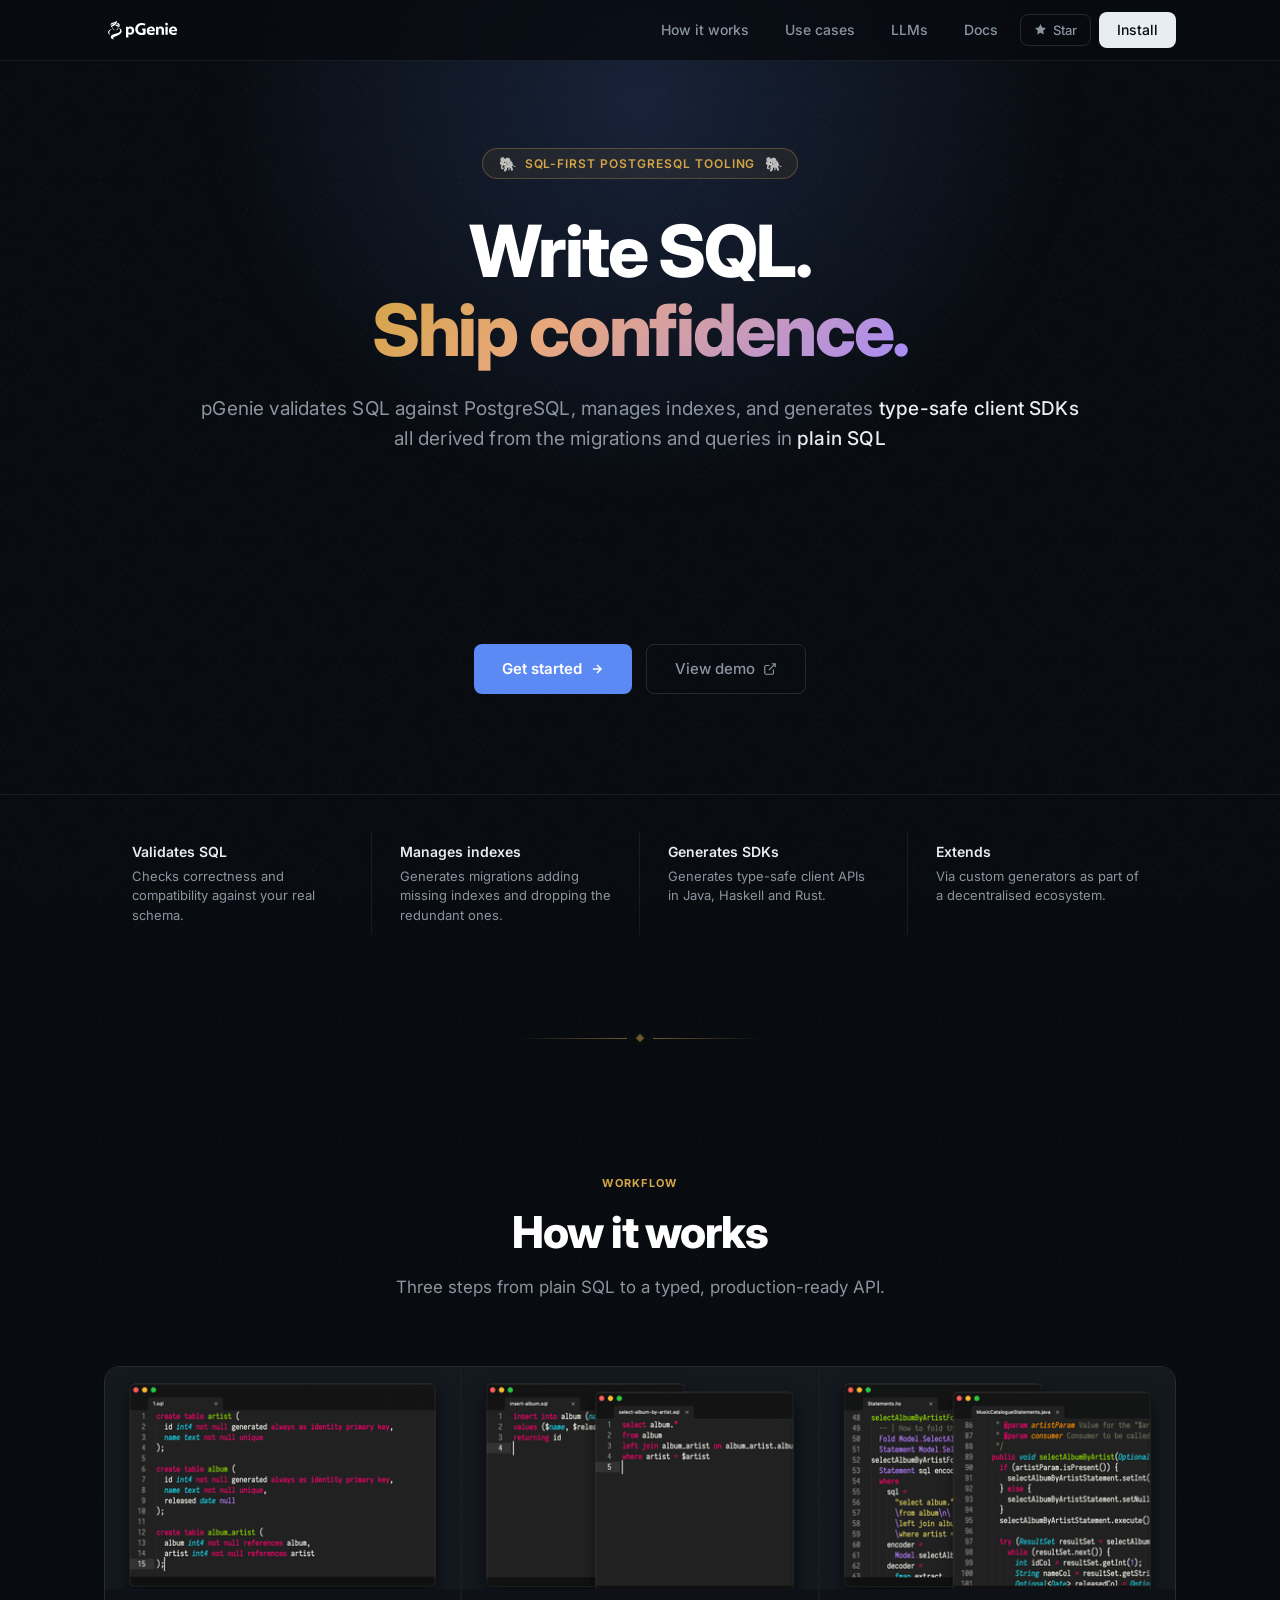
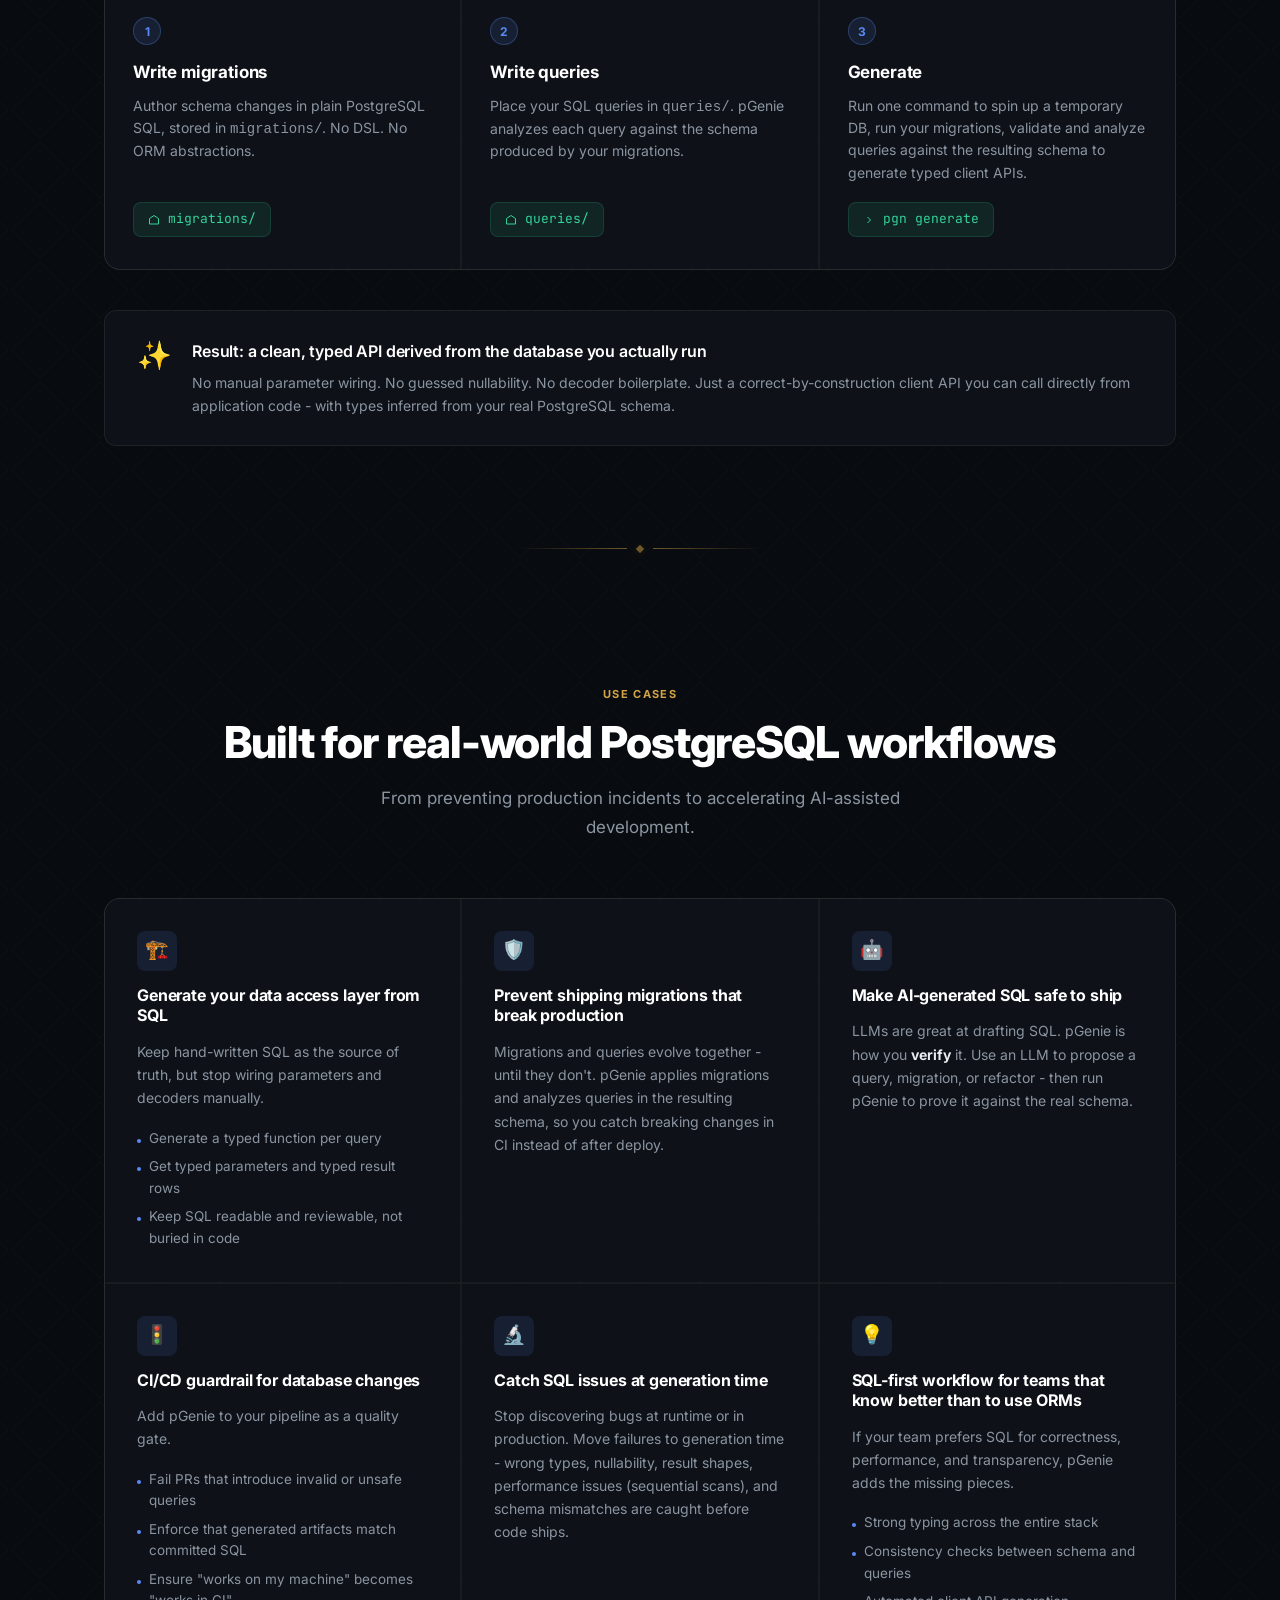
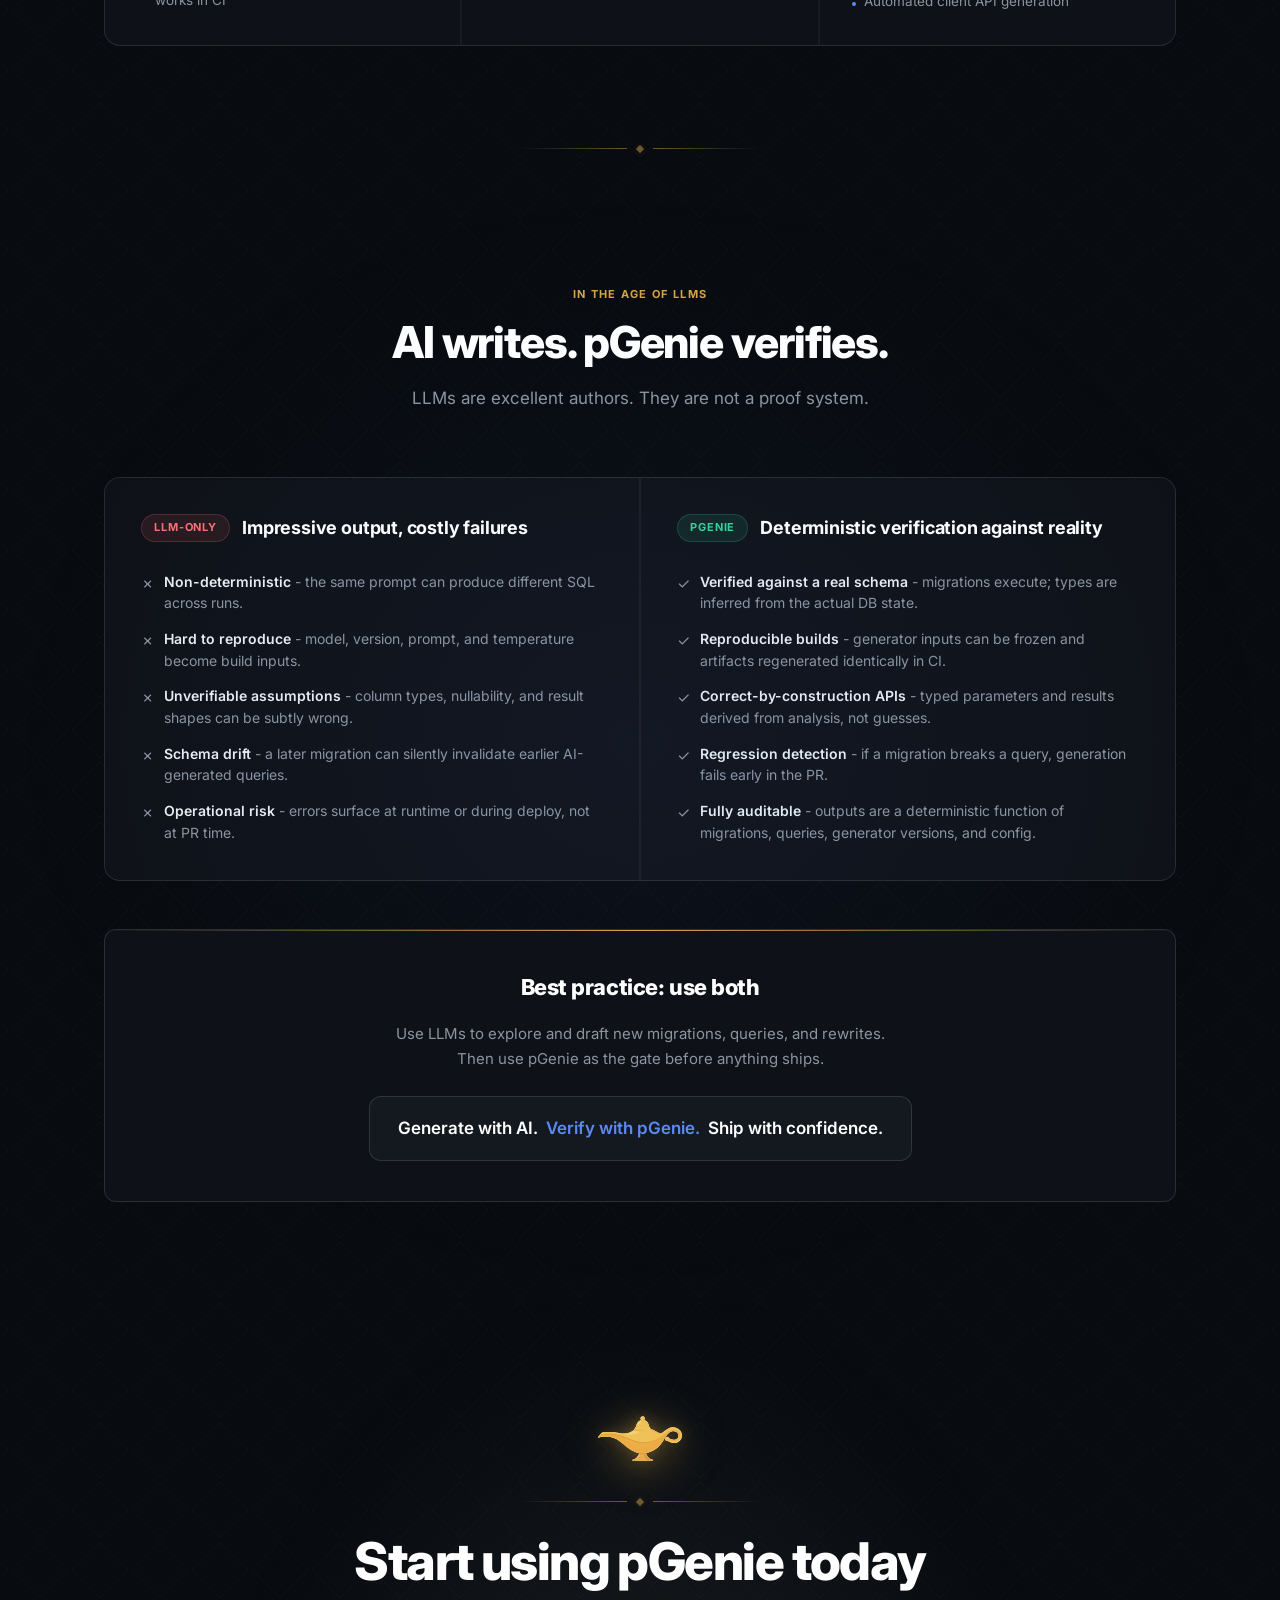
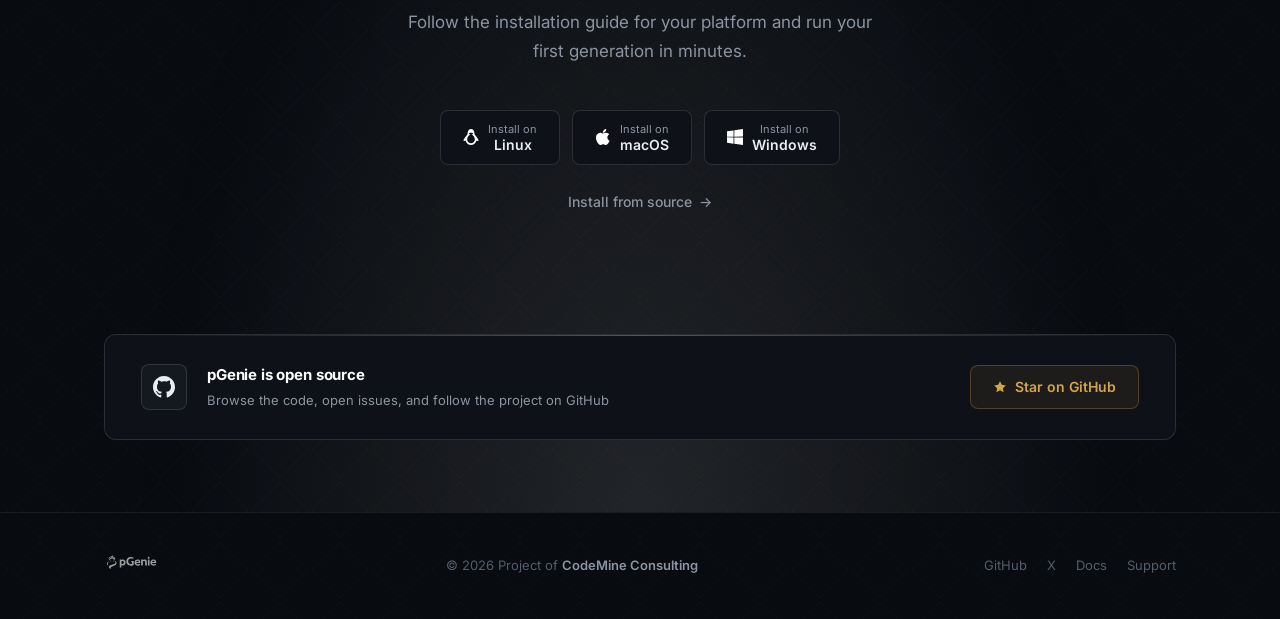
<file: index.html>
<!DOCTYPE html>
<html lang="en">
<head>
  <meta charset="UTF-8" />
  <meta name="viewport" content="width=device-width, initial-scale=1.0" />
  <title>pGenie | SQL-first code generator for PostgreSQL</title>
  <meta name="description" content="pGenie is a SQL-first code generator for PostgreSQL: validates SQL, manages indexes, and generates type-safe client SDKs from plain migrations and queries." />
  <link rel="canonical" href="https://pgenie.io/" />
  <meta name="robots" content="index,follow,max-image-preview:large,max-snippet:-1,max-video-preview:-1" />
  <meta name="application-name" content="pGenie" />
  <meta name="theme-color" content="#080b0f" />
  <meta property="og:type" content="website" />
  <meta property="og:locale" content="en_US" />
  <meta property="og:site_name" content="pGenie" />
  <meta property="og:title" content="pGenie | SQL-first code generator for PostgreSQL" />
  <meta property="og:description" content="pGenie is a SQL-first code generator for PostgreSQL: validates SQL, manages indexes, and generates type-safe client SDKs from plain migrations and queries." />
  <meta property="og:url" content="https://pgenie.io/" />
  <meta property="og:image" content="https://pgenie.io/static/social-preview.png" />
  <meta property="og:image:secure_url" content="https://pgenie.io/static/social-preview.png" />
  <meta property="og:image:type" content="image/png" />
  <meta property="og:image:width" content="1200" />
  <meta property="og:image:height" content="630" />
  <meta property="og:image:alt" content="pGenie: migrations/ and queries/ in, a typed PostgreSQL client SDK out, via one pgn generate command" />
  <meta name="twitter:card" content="summary_large_image" />
  <meta name="twitter:title" content="pGenie | SQL-first code generator for PostgreSQL" />
  <meta name="twitter:description" content="pGenie is a SQL-first code generator for PostgreSQL: validates SQL, manages indexes, and generates type-safe client SDKs from plain migrations and queries." />
  <meta name="twitter:image" content="https://pgenie.io/static/social-preview.png" />
  <meta name="twitter:image:alt" content="pGenie: migrations/ and queries/ in, a typed PostgreSQL client SDK out, via one pgn generate command" />
  <script type="application/ld+json">
  {
    "@context": "https://schema.org",
    "@graph": [
      {
        "@type": "WebSite",
        "@id": "https://pgenie.io/#website",
        "url": "https://pgenie.io/",
        "name": "pGenie",
        "description": "pGenie is a SQL-first code generator for PostgreSQL: validates SQL, manages indexes, and generates type-safe client SDKs from plain migrations and queries.",
        "inLanguage": "en"
      },
      {
        "@type": "SoftwareApplication",
        "@id": "https://pgenie.io/#software",
        "name": "pGenie",
        "applicationCategory": "DeveloperApplication",
        "operatingSystem": "Cross-platform",
        "url": "https://pgenie.io/",
        "description": "pGenie is a SQL-first code generator for PostgreSQL: validates SQL, manages indexes, and generates type-safe client SDKs from plain migrations and queries.",
        "featureList": [
          "Validates SQL against the real schema",
          "Manages indexes",
          "Generates type-safe client SDKs"
        ],
        "isAccessibleForFree": true,
        "offers": {
          "@type": "Offer",
          "price": "0",
          "priceCurrency": "USD"
        },
        "publisher": {
          "@type": "Organization",
          "name": "CodeMine Consulting",
          "url": "https://codemine.io"
        }
      }
    ]
  }
  </script>
  <!-- Favicon that switches based on user's color scheme: dark -> logo-icon.svg, light -> logo-icon-dark.svg -->
  <link id="favicon" rel="icon" href="static/logo-icon.svg" type="image/svg+xml" />
  <script>
    (function(){
      var darkHref = 'static/logo-icon.svg';
      var lightHref = 'static/logo-icon-dark.svg';
      function setIcon(href){
        var el = document.getElementById('favicon');
        if(!el){
          el = document.createElement('link');
          el.id = 'favicon';
          el.rel = 'icon';
          document.head.appendChild(el);
        }
        if(el.getAttribute('href') !== href) el.setAttribute('href', href);
      }
      var mq = window.matchMedia('(prefers-color-scheme: dark)');
      setIcon(mq.matches ? darkHref : lightHref);
      if(mq.addEventListener) mq.addEventListener('change', function(e){ setIcon(e.matches ? darkHref : lightHref); });
      else if(mq.addListener) mq.addListener(function(e){ setIcon(e.matches ? darkHref : lightHref); });
    })();
  </script>
  <link rel="preconnect" href="https://fonts.googleapis.com" />
  <link rel="preconnect" href="https://fonts.gstatic.com" crossorigin />
  <link href="https://fonts.googleapis.com/css2?family=Inter:wght@300;400;500;600;700;800&family=JetBrains+Mono:wght@400;500&display=swap" rel="stylesheet" />
  <style>
    *, *::before, *::after { box-sizing: border-box; margin: 0; padding: 0; }

    :root {
      --bg:          #080b0f;
      --surface:     #0e1117;
      --surface-2:   #141920;
      --border:      rgba(255,255,255,0.07);
      --border-2:    rgba(255,255,255,0.12);
      --text:        #e8edf2;
      --text-2:      #8b95a1;
      --text-3:      #525e6b;
      --accent:      #5b8af5;
      --accent-dim:  rgba(91,138,245,0.12);
      --accent-glow: rgba(91,138,245,0.25);
      --green:       #34d399;
      --green-dim:   rgba(52,211,153,0.10);
      --gold:        #d4a547;
      --gold-dim:    rgba(212,165,71,0.08);
      --gold-glow:   rgba(212,165,71,0.28);
      --radius:      12px;
      --radius-sm:   8px;
    }

    html { scroll-behavior: smooth; }

    body {
      font-family: 'Inter', system-ui, sans-serif;
      background: var(--bg);
      background-image: url("data:image/svg+xml,%3Csvg xmlns='http://www.w3.org/2000/svg' width='60' height='60'%3E%3Cpolygon points='30,2 58,30 30,58 2,30' fill='none' stroke='rgba(212,165,71,.042)' stroke-width='.8'/%3E%3Cpolygon points='30,12 48,30 30,48 12,30' fill='none' stroke='rgba(212,165,71,.022)' stroke-width='.6'/%3E%3C/svg%3E");
      background-size: 60px 60px;
      background-position: center top;
      color: var(--text);
      line-height: 1.6;
      -webkit-font-smoothing: antialiased;
      overflow-x: hidden;
    }

    /* ── Noise overlay ── */
    body::before {
      content: '';
      position: fixed; inset: 0;
      background-image: url("data:image/svg+xml,%3Csvg viewBox='0 0 256 256' xmlns='http://www.w3.org/2000/svg'%3E%3Cfilter id='noise'%3E%3CfeTurbulence type='fractalNoise' baseFrequency='0.9' numOctaves='4' stitchTiles='stitch'/%3E%3C/filter%3E%3Crect width='100%25' height='100%25' filter='url(%23noise)' opacity='0.04'/%3E%3C/svg%3E");
      pointer-events: none;
      z-index: 0;
      opacity: .4;
    }

    /* ── Layout ── */
    .container {
      max-width: 1120px;
      margin: 0 auto;
      padding: 0 24px;
    }

    section { position: relative; z-index: 1; }

    /* ─────────────────────────────────────────
       NAV
    ───────────────────────────────────────── */
    nav {
      position: fixed; top: 0; left: 0; right: 0;
      z-index: 100;
      border-bottom: 1px solid var(--border);
      background: rgba(8,11,15,0.8);
      backdrop-filter: blur(16px);
      -webkit-backdrop-filter: blur(16px);
    }
    .nav-inner {
      max-width: 1120px;
      margin: 0 auto;
      padding: 0 24px;
      height: 60px;
      display: flex;
      align-items: center;
      justify-content: space-between;
    }
    .nav-logo img {
      height: 36px;
      width: auto;
      display: block;
    }
    .nav-links {
      display: flex;
      align-items: center;
      gap: 8px;
    }
    .nav-links a {
      font-size: 14px;
      font-weight: 500;
      color: var(--text-2);
      text-decoration: none;
      padding: 6px 14px;
      border-radius: var(--radius-sm);
      transition: color .2s, background .2s;
    }
    .nav-links a:hover { color: var(--text); background: rgba(255,255,255,.05); }
    .nav-cta {
      font-size: 14px;
      font-weight: 600;
      color: var(--bg) !important;
      background: var(--text) !important;
      padding: 7px 18px !important;
      border-radius: var(--radius-sm);
      transition: opacity .2s !important;
    }
    .nav-cta:hover { opacity: .85; background: var(--text) !important; }

    /* ─────────────────────────────────────────
       HERO
    ───────────────────────────────────────── */
    .hero {
      padding-top: 148px;
      padding-bottom: 100px;
      text-align: center;
      position: relative;
      overflow: hidden;
    }
    /* Radial glow behind hero */
    .hero::after {
      content: '';
      position: absolute;
      top: -80px; left: 50%;
      transform: translateX(-50%);
      width: 900px; height: 600px;
      background: radial-gradient(ellipse at 50% 30%, rgba(91,138,245,0.18) 0%, transparent 70%);
      pointer-events: none;
      z-index: 0;
    }
    .hero > * { position: relative; z-index: 1; }

    .hero-badge {
      display: inline-flex;
      align-items: center;
      gap: 8px;
      font-size: 12px;
      font-weight: 600;
      letter-spacing: .08em;
      text-transform: uppercase;
      color: var(--gold);
      background: var(--gold-dim);
      border: 1px solid rgba(212,165,71,0.3);
      padding: 5px 14px;
      border-radius: 100px;
      margin-bottom: 32px;
    }
    .hero-badge-dot {
      width: 6px; height: 6px;
      border-radius: 50%;
      background: var(--gold);
      box-shadow: 0 0 6px var(--gold-glow);
    }

    .hero h1 {
      font-size: clamp(40px, 6vw, 72px);
      font-weight: 800;
      letter-spacing: -.03em;
      line-height: 1.1;
      color: #fff;
      margin-bottom: 24px;
      max-width: 820px;
      margin-left: auto;
      margin-right: auto;
    }
    .hero h1 span {
      background: linear-gradient(135deg, #d4a547 0%, #e8a87c 35%, #a78bfa 100%);
      -webkit-background-clip: text;
      -webkit-text-fill-color: transparent;
      background-clip: text;
    }

    .hero-tagline {
      font-size: clamp(16px, 2vw, 19px);
      color: var(--text-2);
      font-weight: 400;
      margin-bottom: 48px;
      letter-spacing: .01em;
    }
    .hero-tagline strong {
      color: var(--text);
      font-weight: 500;
    }

    .hero-pills {
      display: flex;
      flex-wrap: wrap;
      justify-content: center;
      gap: 10px;
      margin-bottom: 52px;
    }
    .pill {
      display: inline-flex;
      align-items: center;
      gap: 7px;
      font-size: 13px;
      font-weight: 500;
      color: var(--text-2);
      background: var(--surface);
      border: 1px solid var(--border);
      padding: 7px 16px;
      border-radius: 100px;
      transition: border-color .2s, color .2s;
    }
    .pill:hover { border-color: var(--border-2); color: var(--text); }
    .pill-icon { color: var(--accent); font-size: 15px; }

    /* Spacer used where hero pills were removed */
    .hero-pills-spacer {
      height: 142px;
    }
    @media (max-width: 640px) {
      .hero-pills-spacer { height: 56px; }
    }

    .hero-actions {
      display: flex;
      justify-content: center;
      gap: 14px;
      flex-wrap: wrap;
    }
    .btn-primary {
      display: inline-flex;
      align-items: center;
      gap: 8px;
      font-size: 15px;
      font-weight: 600;
      color: #fff;
      background: var(--accent);
      border: none;
      padding: 12px 28px;
      border-radius: var(--radius-sm);
      text-decoration: none;
      transition: opacity .2s, transform .15s;
      cursor: pointer;
    }
    .btn-primary:hover { opacity: .88; transform: translateY(-1px); }
    .btn-primary svg { transition: transform .35s ease; }
    .btn-primary:hover svg { transform: translateX(5px); }
    .btn-secondary {
      display: inline-flex;
      align-items: center;
      gap: 8px;
      font-size: 15px;
      font-weight: 500;
      color: var(--text-2);
      background: transparent;
      border: 1px solid var(--border-2);
      padding: 12px 28px;
      border-radius: var(--radius-sm);
      text-decoration: none;
      transition: color .2s, border-color .2s, background .2s, transform .15s;
    }
    .btn-secondary:hover { color: var(--text); border-color: var(--border-2); background: rgba(255,255,255,.04); transform: translateY(-1px); }
    .btn-secondary svg { overflow: visible; }
    .btn-secondary .demo-arrow {
      transition: transform .25s cubic-bezier(.4,0,.2,1);
      transform-box: fill-box;
      transform-origin: 30% 70%;
    }
    .btn-secondary:hover .demo-arrow { transform: translate(4px, -4px); }

    /* ─────────────────────────────────────────
       FEATURES STRIP
    ───────────────────────────────────────── */
    .features-strip {
      border-top: 1px solid var(--border);
      border-bottom: none;
      padding: 36px 0 100px;
    }
    .features-strip-inner {
      display: grid;
      grid-template-columns: repeat(auto-fit, minmax(220px, 1fr));
      gap: 0;
    }
    .fs-item {
      display: flex;
      align-items: flex-start;
      gap: 14px;
      padding: 10px 28px;
      border-right: 1px solid var(--border);
    }
    .fs-item:last-child { border-right: none; }
    .fs-icon {
      flex-shrink: 0;
      width: 36px; height: 36px;
      background: var(--accent-dim);
      border-radius: var(--radius-sm);
      display: flex;
      align-items: center;
      justify-content: center;
      font-size: 17px;
      margin-top: 2px;
    }
    .fs-title {
      font-size: 14px;
      font-weight: 600;
      color: var(--text);
      margin-bottom: 3px;
    }
    .fs-desc {
      font-size: 13px;
      color: var(--text-2);
      line-height: 1.5;
    }

    /* ─────────────────────────────────────────
       SECTION HEADER
    ───────────────────────────────────────── */
    .section-header {
      text-align: center;
      margin-bottom: 64px;
    }
    .section-label {
      display: inline-block;
      font-size: 11px;
      font-weight: 700;
      letter-spacing: .12em;
      text-transform: uppercase;
      color: var(--gold);
      margin-bottom: 14px;
    }
    .section-title {
      font-size: clamp(28px, 4vw, 44px);
      font-weight: 800;
      letter-spacing: -.025em;
      color: #fff;
      margin-bottom: 16px;
      line-height: 1.15;
    }
    .section-sub {
      font-size: 17px;
      color: var(--text-2);
      max-width: 560px;
      margin: 0 auto;
      line-height: 1.7;
    }

    /* ─────────────────────────────────────────
       HOW IT WORKS
    ───────────────────────────────────────── */
    .how-section { padding: 100px 0; }

    .steps {
      display: grid;
      grid-template-columns: repeat(3, 1fr);
      gap: 2px;
      background: var(--border);
      border: 1px solid var(--border);
      border-radius: 16px;
      overflow: hidden;
    }
    .step {
      background: var(--surface);
      padding: 0;
      display: flex;
      flex-direction: column;
      transition: background .2s;
    }
    .step:hover { background: var(--surface-2); }
    .step-image {
      width: 100%;
      aspect-ratio: 16/10;
      overflow: hidden;
      background: var(--surface-2);
    }
    .step-image img {
      width: 100%;
      height: 100%;
      object-fit: cover;
      object-position: top left;
      display: block;
      transition: transform .4s ease;
    }
    .step:hover .step-image img { transform: scale(1.03); }
    .step-body {
      padding: 28px 28px 32px;
      flex: 1;
      display: flex;
      flex-direction: column;
    }
    .step-num {
      display: inline-flex;
      align-items: center;
      justify-content: center;
      width: 28px; height: 28px;
      border-radius: 50%;
      background: var(--accent-dim);
      border: 1px solid rgba(91,138,245,0.3);
      font-size: 12px;
      font-weight: 700;
      color: var(--accent);
      margin-bottom: 14px;
      flex-shrink: 0;
    }
    .step-title {
      font-size: 17px;
      font-weight: 700;
      color: #fff;
      margin-bottom: 8px;
      letter-spacing: -.01em;
    }
    .step-desc {
      font-size: 14px;
      color: var(--text-2);
      line-height: 1.6;
      flex: 1;
    }
    .step-cmd {
      display: inline-flex;
      align-items: center;
      gap: 8px;
      font-family: 'JetBrains Mono', monospace;
      font-size: 13px;
      color: var(--green);
      background: var(--green-dim);
      border: 1px solid rgba(52,211,153,0.15);
      padding: 6px 14px;
      border-radius: var(--radius-sm);
      margin-top: 18px;
      width: fit-content;
    }

    .result-box {
      margin-top: 40px;
      padding: 28px 32px;
      background: var(--surface);
      border: 1px solid var(--border);
      border-radius: var(--radius);
      display: flex;
      align-items: flex-start;
      gap: 20px;
    }
    .result-box-icon {
      font-size: 28px;
      flex-shrink: 0;
      line-height: 1;
      margin-top: 2px;
    }
    .result-box-text strong {
      display: block;
      font-size: 16px;
      font-weight: 600;
      color: #fff;
      margin-bottom: 6px;
      letter-spacing: -.01em;
    }
    .result-box-text p {
      font-size: 14px;
      color: var(--text-2);
      line-height: 1.65;
    }

    /* ─────────────────────────────────────────
       USE CASES
    ───────────────────────────────────────── */
    .usecases-section { padding: 100px 0; }
    .usecases-section .section-header { margin-bottom: 56px; }

    .cards-grid {
      display: grid;
      grid-template-columns: repeat(auto-fill, minmax(320px, 1fr));
      gap: 2px;
      background: var(--border);
      border: 1px solid var(--border);
      border-radius: 16px;
      overflow: hidden;
    }
    .card {
      background: var(--surface);
      padding: 32px;
      display: flex;
      flex-direction: column;
      gap: 14px;
      transition: background .2s;
      position: relative;
    }
    .card:hover { background: var(--surface-2); }
    .card-icon {
      width: 40px; height: 40px;
      border-radius: var(--radius-sm);
      background: var(--accent-dim);
      display: flex;
      align-items: center;
      justify-content: center;
      font-size: 19px;
      flex-shrink: 0;
    }
    .card-title {
      font-size: 16px;
      font-weight: 700;
      color: #fff;
      letter-spacing: -.01em;
      line-height: 1.3;
    }
    .card-desc {
      font-size: 14px;
      color: var(--text-2);
      line-height: 1.65;
    }
    .card-bullets {
      list-style: none;
      display: flex;
      flex-direction: column;
      gap: 7px;
      margin-top: 4px;
    }
    .card-bullets li {
      font-size: 13.5px;
      color: var(--text-2);
      display: flex;
      align-items: baseline;
      gap: 8px;
    }
    .card-bullets li::before {
      content: '';
      display: inline-block;
      width: 4px; height: 4px;
      border-radius: 50%;
      background: var(--accent);
      flex-shrink: 0;
      margin-top: 6px;
    }

    /* ─────────────────────────────────────────
       LLM SECTION
    ───────────────────────────────────────── */
    .llm-section {
      padding: 100px 0;
      position: relative;
    }
    .llm-section::before {
      content: '';
      position: absolute;
      inset: 0;
      background: radial-gradient(ellipse at 50% 50%, rgba(91,138,245,0.06) 0%, transparent 70%);
      pointer-events: none;
    }

    .compare-grid {
      display: grid;
      grid-template-columns: 1fr 1fr;
      gap: 2px;
      background: var(--border);
      border: 1px solid var(--border);
      border-radius: 16px;
      overflow: hidden;
      margin-bottom: 48px;
    }
    .compare-panel {
      background: var(--surface);
      padding: 36px;
    }
    .compare-panel-header {
      display: flex;
      align-items: center;
      gap: 12px;
      margin-bottom: 28px;
    }
    .compare-badge {
      font-size: 11px;
      font-weight: 700;
      letter-spacing: .08em;
      text-transform: uppercase;
      padding: 4px 12px;
      border-radius: 100px;
    }
    .compare-badge.bad {
      color: #f87171;
      background: rgba(248,113,113,0.1);
      border: 1px solid rgba(248,113,113,0.2);
    }
    .compare-badge.good {
      color: var(--green);
      background: var(--green-dim);
      border: 1px solid rgba(52,211,153,0.2);
    }
    .compare-panel-title {
      font-size: 18px;
      font-weight: 700;
      color: #fff;
      letter-spacing: -.01em;
    }
    .compare-list {
      list-style: none;
      display: flex;
      flex-direction: column;
      gap: 14px;
    }
    .compare-list li {
      display: flex;
      align-items: flex-start;
      gap: 10px;
      font-size: 14px;
      color: var(--text-2);
      line-height: 1.55;
    }
    .compare-list li .icon { flex-shrink: 0; font-size: 15px; margin-top: 1px; }
    .compare-list li strong { color: var(--text); font-weight: 600; }

    .best-practice-box {
      background: var(--surface);
      border: 1px solid var(--border-2);
      border-radius: var(--radius);
      padding: 40px;
      text-align: center;
      position: relative;
      overflow: hidden;
    }
    .best-practice-box::before {
      content: '';
      position: absolute;
      top: 0; left: 0; right: 0;
      height: 1px;
      background: linear-gradient(90deg, transparent 0%, var(--gold) 50%, transparent 100%);
    }
    .best-practice-box h3 {
      font-size: 22px;
      font-weight: 800;
      color: #fff;
      letter-spacing: -.02em;
      margin-bottom: 16px;
    }
    .best-practice-box p {
      font-size: 15px;
      color: var(--text-2);
      margin-bottom: 24px;
      line-height: 1.7;
    }
    .best-practice-quote {
      display: inline-block;
      font-size: 17px;
      font-weight: 600;
      color: #fff;
      background: var(--surface-2);
      border: 1px solid var(--border-2);
      border-radius: var(--radius);
      padding: 18px 28px;
      line-height: 1.6;
    }
    .best-practice-quote em { color: var(--accent); font-style: normal; }

    /* ─────────────────────────────────────────
       DOWNLOAD CTA
    ───────────────────────────────────────── */
    .cta-section {
      padding: 100px 0 120px;
      text-align: center;
      position: relative;
    }
    .cta-section > * { position: relative; z-index: 1; }
    .cta-section h2 {
      font-size: clamp(30px, 4.5vw, 52px);
      font-weight: 800;
      letter-spacing: -.03em;
      color: #fff;
      margin-bottom: 18px;
      line-height: 1.1;
    }
    .cta-section p {
      font-size: 17px;
      color: var(--text-2);
      margin-bottom: 44px;
      max-width: 480px;
      margin-left: auto;
      margin-right: auto;
      line-height: 1.7;
    }
    .download-buttons {
      display: flex;
      justify-content: center;
      gap: 12px;
      flex-wrap: wrap;
      margin-bottom: 24px;
    }
    .dl-btn {
      display: inline-flex;
      align-items: center;
      gap: 9px;
      font-size: 14px;
      font-weight: 600;
      color: var(--text);
      background: var(--surface);
      border: 1px solid var(--border-2);
      padding: 11px 22px;
      border-radius: var(--radius-sm);
      font-family: inherit;
      cursor: pointer;
      text-decoration: none;
      transition: background .2s, border-color .2s, transform .15s;
    }
    .dl-btn:not(:disabled):hover { background: var(--surface-2); border-color: rgba(255,255,255,.2); transform: translateY(-1px); }
    .dl-btn:disabled { opacity: .55; cursor: not-allowed; }
    .dl-btn-os { font-size: 18px; overflow: visible; }

    /* ── DOWNLOAD BUTTON ICON ANIMATIONS ── */
    /* Linux: spring-jump */
    #dl-linux-x86_64 .dl-btn-os {
      transition: transform .3s cubic-bezier(.34,1.56,.64,1);
    }
    #dl-linux-x86_64 .dl-btn:not(:disabled):hover .dl-btn-os {
      transform: rotate(28deg) translateX(2px);
    }
    /* macOS: tail wave */
    .macos-tail {
      transition: transform .25s cubic-bezier(.4,0,.2,1);
      transform-box: fill-box;
      transform-origin: 0% 100%;
    }
    #dl-macos .dl-btn:not(:disabled):hover .macos-tail { transform: rotate(-45deg); }
    /* Windows: quadrants expand from center */
    .win-tl, .win-tr, .win-bl, .win-br {
      transition: transform .25s cubic-bezier(.4,0,.2,1);
    }
    #dl-windows-x86_64 .dl-btn:not(:disabled):hover .win-tl { transform: translate(-2px,-2px); }
    #dl-windows-x86_64 .dl-btn:not(:disabled):hover .win-tr { transform: translate( 2px,-2px); }
    #dl-windows-x86_64 .dl-btn:not(:disabled):hover .win-bl { transform: translate(-2px, 2px); }
    #dl-windows-x86_64 .dl-btn:not(:disabled):hover .win-br { transform: translate( 2px, 2px); }
    .demo-link {
      display: inline-flex;
      align-items: center;
      gap: 7px;
      font-size: 14px;
      font-weight: 500;
      color: var(--text-2);
      text-decoration: none;
      transition: color .2s;
    }
    .demo-link:hover { color: var(--text); }
    .demo-link::after { content: '→'; display: inline-block; transition: transform .35s ease; }
    .demo-link:hover::after { transform: translateX(5px); }

    /* ─────────────────────────────────────────
       PAGE BOTTOM GRADIENT WRAPPER
    ───────────────────────────────────────── */
    .page-bottom {
      position: relative;
      overflow: hidden;
    }
    .page-bottom::before {
      content: '';
      position: absolute;
      bottom: 0; left: 50%;
      transform: translateX(-50%);
      width: 1200px; height: 1000px;
      background:
        radial-gradient(ellipse at 50% 100%, rgba(91,138,245,0.09) 0%, transparent 60%),
        radial-gradient(ellipse at 50% 100%, rgba(212,165,71,0.10) 0%, transparent 55%);
      pointer-events: none;
      z-index: 0;
    }

    /* ─────────────────────────────────────────
       FOOTER
    ───────────────────────────────────────── */
    footer {
      border-top: 1px solid var(--border);
      padding: 36px 0;
    }
    .footer-inner {
      max-width: 1120px;
      margin: 0 auto;
      padding: 0 24px;
      display: flex;
      align-items: center;
      justify-content: space-between;
      gap: 20px;
      flex-wrap: wrap;
    }
    .footer-logo img { height: 26px; opacity: .6; }
    .footer-copy {
      font-size: 13px;
      color: var(--text-3);
    }
    .footer-links {
      display: flex;
      gap: 20px;
    }
    .footer-links a {
      font-size: 13px;
      color: var(--text-3);
      text-decoration: none;
      transition: color .2s;
    }
    .footer-links a:hover { color: var(--text-2); }
    .footer-copy a {
      color: var(--text-2);
      font-weight: 600;
      text-decoration: none;
      transition: color .2s;
    }
    .footer-copy a:hover { color: var(--text); }

    /* ─────────────────────────────────────────
       RESPONSIVE
    ───────────────────────────────────────── */
    @media (max-width: 900px) {
      .steps { grid-template-columns: 1fr; }
      .compare-grid { grid-template-columns: 1fr; }
      .fs-item { border-right: none; border-bottom: 1px solid var(--border); }
      .fs-item:last-child { border-bottom: none; }
    }
    @media (max-width: 640px) {
      /* Hide all nav links on very small screens, but keep the GitHub star visible
         so the collapsed header shows the star button instead of Install. */
      .nav-links a { display: none; }
      .nav-links .nav-gh-star { display: inline-flex; }
      .cards-grid { grid-template-columns: 1fr; }
      .features-strip-inner { grid-template-columns: 1fr 1fr; }
    }

    /* ─────────────────────────────────────────
       NAV GITHUB STAR
    ───────────────────────────────────────── */
    .nav-gh-star {
      display: inline-flex;
      align-items: center;
      gap: 6px;
      font-size: 13px !important;
      font-weight: 500 !important;
      color: var(--text-2) !important;
      border: 1px solid var(--border-2) !important;
      padding: 5px 13px !important;
      border-radius: var(--radius-sm) !important;
      transition: color .2s, border-color .2s, background .2s !important;
    }
    .nav-gh-star:hover {
      color: var(--gold) !important;
      border-color: rgba(212,165,71,0.35) !important;
      background: var(--gold-dim) !important;
    }
    .nav-gh-star svg { flex-shrink: 0; }
    /* GitHub star animation: rotate 72° (1/5 of a circle) and scale on hover */
    .nav-gh-star svg,
    .github-star-btn svg {
      transform-box: fill-box;
      transform-origin: 50% 50%;
      transition: transform .35s cubic-bezier(.4,0,.2,1);
      will-change: transform;
    }
    .nav-gh-star:hover svg,
    .github-strip-card:hover .github-star-btn svg {
      transform: rotate(72deg) scale(1.18);
    }

    /* ─────────────────────────────────────────
       GITHUB STAR STRIP
    ───────────────────────────────────────── */
    .github-strip {
      padding: 0 0 72px;
      position: relative;
      z-index: 1;
    }
    .github-strip-card {
      display: flex;
      align-items: center;
      justify-content: space-between;
      gap: 24px;
      padding: 28px 36px;
      background: var(--surface);
      border: 1px solid var(--border-2);
      border-radius: var(--radius);
      text-decoration: none;
      transition: background .2s, border-color .2s;
      position: relative;
      overflow: hidden;
    }
    .github-strip-card::before {
      content: '';
      position: absolute;
      top: 0; left: 0; right: 0;
      height: 1px;
      background: linear-gradient(90deg, transparent 0%, rgba(212,165,71,0.45) 50%, transparent 100%);
    }
    .github-strip-card:hover {
      background: var(--surface-2);
      border-color: rgba(212,165,71,0.28);
    }
    .github-strip-left {
      display: flex;
      align-items: center;
      gap: 20px;
    }
    .github-strip-icon {
      flex-shrink: 0;
      width: 46px; height: 46px;
      background: var(--surface-2);
      border: 1px solid var(--border-2);
      border-radius: var(--radius-sm);
      display: flex;
      align-items: center;
      justify-content: center;
      color: var(--text);
      transition: border-color .2s, color .2s;
    }
    .github-strip-card:hover .github-strip-icon {
      border-color: rgba(212,165,71,0.35);
      color: var(--gold);
    }
    .github-strip-title {
      font-size: 15px;
      font-weight: 700;
      color: #fff;
      letter-spacing: -.01em;
      margin-bottom: 3px;
    }
    .github-strip-sub {
      font-size: 13px;
      color: var(--text-2);
    }
    .github-star-btn {
      display: inline-flex;
      align-items: center;
      gap: 8px;
      font-size: 14px;
      font-weight: 600;
      color: var(--gold);
      background: var(--gold-dim);
      border: 1px solid rgba(212,165,71,0.28);
      padding: 10px 22px;
      border-radius: var(--radius-sm);
      white-space: nowrap;
      flex-shrink: 0;
      transition: background .2s, border-color .2s;
    }
    .github-strip-card:hover .github-star-btn {
      background: rgba(212,165,71,0.16);
      border-color: rgba(212,165,71,0.45);
    }
    @media (max-width: 640px) {
      .github-strip-card {
        flex-direction: column;
        align-items: flex-start;
        padding: 24px;
      }
      .github-strip-card .github-star-btn {
        align-self: flex-end;
        margin-top: 12px;
      }
    }

    /* Arabian-nights stars removed */

    @keyframes float-lamp {
      0%, 100% {
        transform: translateY(0px) rotate(-3deg);
      }
      50% {
        transform: translateY(-9px) rotate(2deg);
      }
    }
    /* Floating genie lamp in CTA */
    .cta-lamp {
      display: block;
      margin: 0 auto 24px;
      width: 100px;
      height: auto;
      overflow: visible;
      animation: float-lamp 5s ease-in-out infinite;
      filter: drop-shadow(0 6px 22px rgba(212,165,71,0.50)) drop-shadow(0 0 6px rgba(212,165,71,0.22));
    }

    /* Lamp glow animation (pulsing soft gold under/around lamp) */
    @keyframes pulse-glow {
      0%   { opacity: 0.22; transform: scale(0.96); }
      50%  { opacity: 0.75; transform: scale(1.16); }
      100% { opacity: 0.22; transform: scale(0.96); }
    }
    .cta-lamp .lamp-glow {
      transform-box: fill-box;
      transform-origin: 50% 50%;
      filter: blur(22px);
      mix-blend-mode: screen;
      animation: pulse-glow 4s ease-in-out infinite;
      opacity: 0.22;
      pointer-events: none;
    }

    /* Thin ornamental arabesque divider */
    .arabesque-divider {
      display: flex;
      align-items: center;
      justify-content: center;
      gap: 10px;
      margin: 0 auto 28px;
      opacity: 0.5;
    }
    .arabesque-divider::before,
    .arabesque-divider::after {
      content: '';
      flex: 1;
      max-width: 110px;
      height: 1px;
    }
    .arabesque-divider::before { background: linear-gradient(90deg, transparent, var(--gold)); }
    .arabesque-divider::after  { background: linear-gradient(90deg, var(--gold), transparent); }
    .arabesque-divider-gem {
      width: 6px; height: 6px;
      background: var(--gold);
      transform: rotate(45deg);
      box-shadow: 0 0 6px var(--gold-glow);
      flex-shrink: 0;
    }
  </style>
  <script defer src="https://cloud.umami.is/script.js" data-website-id="2c895a21-5fb6-4aad-9462-2d5639194107"></script>
</head>
<body>

  <!-- ── NAV ── -->
  <nav>
    <div class="nav-inner">
      <a class="nav-logo" href="#">
        <img src="static/logo.svg" alt="pGenie" />
      </a>
      <div class="nav-links">
        <a href="#how-it-works">How it works</a>
        <a href="#use-cases">Use cases</a>
        <a href="#llms">LLMs</a>
        <a href="docs">Docs</a>
        <a href="https://github.com/pgenie-io/pgenie" class="nav-gh-star" target="_blank" rel="noopener" aria-label="Star pGenie on GitHub" data-umami-event="Nav GitHub star">
          <svg width="13" height="13" viewBox="0 0 24 24" fill="currentColor" xmlns="http://www.w3.org/2000/svg" aria-hidden="true"><path d="M12 2l3.09 6.26L22 9.27l-5 4.87 1.18 6.88L12 17.77l-6.18 3.25L7 14.14 2 9.27l6.91-1.01L12 2z"/></svg>
          Star
        </a>
        <a href="#install" class="nav-cta" data-umami-event="Nav Install">Install</a>
      </div>
    </div>
  </nav>

  <!-- ── HERO ── -->
  <section class="hero">
    <!-- stars removed -->
    <div class="container">
      <div class="hero-badge">
        <span aria-hidden="true" style="font-size:14px;line-height:1;margin-left:2px">🐘</span>
        SQL-first PostgreSQL tooling
        <span aria-hidden="true" style="font-size:14px;line-height:1;margin-left:2px">🐘</span>
      </div>
      <h1>Write SQL.<br /><span>Ship confidence.</span></h1>
      <p class="hero-tagline">
        pGenie validates SQL against PostgreSQL, manages indexes, and generates <strong>type-safe client SDKs</strong><br />
        all derived from the migrations and queries in <strong>plain SQL</strong>
      </p>
      <div class="hero-pills-spacer" aria-hidden="true"></div>
      <div class="hero-actions">
        <a href="docs" class="btn-primary" data-umami-event="Hero Get started">
          Get started
          <svg width="14" height="14" viewBox="0 0 24 24" fill="none" stroke="currentColor" stroke-width="2.5"><path d="M5 12h14M12 5l7 7-7 7"/></svg>
        </a>
        <a href="https://github.com/pgenie-io/demo" class="btn-secondary" target="_blank" rel="noopener" data-umami-event="Hero View demo">
          View demo
          <svg width="14" height="14" viewBox="0 0 24 24" fill="none" stroke="currentColor" stroke-width="2">
            <path d="M18 13v6a2 2 0 0 1-2 2H5a2 2 0 0 1-2-2V8a2 2 0 0 1 2-2h6"/>
            <path class="demo-arrow" d="M15 3h6v6M10 14L21 3"/>
          </svg>
        </a>
      </div>
    </div>
  </section>

  <!-- ── FEATURES STRIP ── -->
  <div class="features-strip">
    <div class="container">
      <div class="features-strip-inner">
        <div class="fs-item">
          <div>
            <div class="fs-title">Validates SQL</div>
            <div class="fs-desc">Checks correctness and compatibility against your real schema.</div>
          </div>
        </div>
        <div class="fs-item">
          <div>
            <div class="fs-title">Manages indexes</div>
            <div class="fs-desc">Generates migrations adding missing indexes and dropping the redundant ones.</div>
          </div>
        </div>
        <div class="fs-item">
          <div>
            <div class="fs-title">Generates SDKs</div>
            <div class="fs-desc">Generates type-safe client APIs in Java, Haskell and Rust.</div>
          </div>
        </div>
        <div class="fs-item">
          <div>
            <div class="fs-title">Extends</div>
            <div class="fs-desc">Via custom generators as part of a decentralised ecosystem.</div>
          </div>
        </div>
      </div>
    </div>
  </div>

  <div class="arabesque-divider" aria-hidden="true"><span class="arabesque-divider-gem"></span></div>

  <!-- ── HOW IT WORKS ── -->
  <section class="how-section" id="how-it-works">
    <div class="container">
      <div class="section-header">
        <div class="section-label">Workflow</div>
        <h2 class="section-title">How it works</h2>
        <p class="section-sub">Three steps from plain SQL to a typed, production-ready API.</p>
      </div>

      <div class="steps">
        <div class="step">
          <div class="step-image">
            <img
              src="static/stage-1.png"
              srcset="static/stage-1.png 1x, static/stage-1-2x.png 2x"
              alt="Write migrations in the migrations/ folder"
              loading="lazy"
            />
          </div>
          <div class="step-body">
            <div class="step-num">1</div>
            <div class="step-title">Write migrations</div>
            <p class="step-desc" role="text">Author schema changes in plain PostgreSQL SQL, stored in <code>migrations/</code>. No DSL. No ORM abstractions.</p>
            <div class="step-cmd">
              <svg width="12" height="12" viewBox="0 0 24 24" fill="none" stroke="currentColor" stroke-width="2"><path d="M3 3h18v18H3z" stroke="none"/><path d="M3 9l9-6 9 6v11H3z"/></svg>
              migrations/
            </div>
          </div>
        </div>

        <div class="step">
          <div class="step-image">
            <img
              src="static/stage-2.png"
              srcset="static/stage-2.png 1x, static/stage-2-2x.png 2x"
              alt="Write queries in the queries/ folder"
              loading="lazy"
            />
          </div>
          <div class="step-body">
            <div class="step-num">2</div>
            <div class="step-title">Write queries</div>
            <p class="step-desc" role="text">Place your SQL queries in <code>queries/</code>. pGenie analyzes each query against the schema produced by your migrations.</p>
            <div class="step-cmd">
              <svg width="12" height="12" viewBox="0 0 24 24" fill="none" stroke="currentColor" stroke-width="2"><path d="M3 3h18v18H3z" stroke="none"/><path d="M3 9l9-6 9 6v11H3z"/></svg>
              queries/
            </div>
          </div>
        </div>

        <div class="step">
          <div class="step-image">
            <img
              src="static/stage-3.png"
              srcset="static/stage-3.png 1x, static/stage-3-2x.png 2x"
              alt="Generate with pgn generate"
              loading="lazy"
            />
          </div>
          <div class="step-body">
            <div class="step-num">3</div>
            <div class="step-title">Generate</div>
            <p class="step-desc">Run one command to spin up a temporary DB, run your migrations, validate and analyze queries against the resulting schema to generate typed client APIs.</p>
            <div class="step-cmd">
              <svg width="12" height="12" viewBox="0 0 24 24" fill="none" stroke="currentColor" stroke-width="2"><polyline points="9 18 15 12 9 6"/></svg>
              pgn generate
            </div>
          </div>
        </div>
      </div>

      <div class="result-box">
        <div class="result-box-icon">✨</div>
        <div class="result-box-text">
          <strong>Result: a clean, typed API derived from the database you actually run</strong>
          <p>No manual parameter wiring. No guessed nullability. No decoder boilerplate. Just a correct-by-construction client API you can call directly from application code - with types inferred from your real PostgreSQL schema.</p>
        </div>
      </div>
    </div>
  </section>

  <div class="arabesque-divider" aria-hidden="true"><span class="arabesque-divider-gem"></span></div>

  <!-- ── USE CASES ── -->
  <section class="usecases-section" id="use-cases">
    <div class="container">
      <div class="section-header">
        <div class="section-label">Use cases</div>
        <h2 class="section-title">Built for real-world PostgreSQL workflows</h2>
        <p class="section-sub">From preventing production incidents to accelerating AI-assisted development.</p>
      </div>

      <div class="cards-grid">
        <div class="card">
          <div class="card-icon">🏗️</div>
          <div class="card-title">Generate your data access layer from SQL</div>
          <p class="card-desc">Keep hand-written SQL as the source of truth, but stop wiring parameters and decoders manually.</p>
          <ul class="card-bullets">
            <li>Generate a typed function per query</li>
            <li>Get typed parameters and typed result rows</li>
            <li>Keep SQL readable and reviewable, not buried in code</li>
          </ul>
        </div>

        <div class="card">
          <div class="card-icon">🛡️</div>
          <div class="card-title">Prevent shipping migrations that break production</div>
          <p class="card-desc">Migrations and queries evolve together - until they don't. pGenie applies migrations and analyzes queries in the resulting schema, so you catch breaking changes in CI instead of after deploy.</p>
        </div>

        <div class="card">
          <div class="card-icon">🤖</div>
          <div class="card-title">Make AI-generated SQL safe to ship</div>
          <p class="card-desc">LLMs are great at drafting SQL. pGenie is how you <strong style="color:var(--text)">verify</strong> it. Use an LLM to propose a query, migration, or refactor - then run pGenie to prove it against the real schema.</p>
        </div>

        <div class="card">
          <div class="card-icon">🚦</div>
          <div class="card-title">CI/CD guardrail for database changes</div>
          <p class="card-desc">Add pGenie to your pipeline as a quality gate.</p>
          <ul class="card-bullets">
            <li>Fail PRs that introduce invalid or unsafe queries</li>
            <li>Enforce that generated artifacts match committed SQL</li>
            <li>Ensure "works on my machine" becomes "works in CI"</li>
          </ul>
        </div>

        <div class="card">
          <div class="card-icon">🔬</div>
          <div class="card-title">Catch SQL issues at generation time</div>
          <p class="card-desc">Stop discovering bugs at runtime or in production. Move failures to generation time - wrong types, nullability, result shapes, performance issues (sequential scans), and schema mismatches are caught before code ships.</p>
        </div>

        <div class="card">
          <div class="card-icon">💡</div>
          <div class="card-title">SQL-first workflow for teams that know better than to use ORMs</div>
          <p class="card-desc">If your team prefers SQL for correctness, performance, and transparency, pGenie adds the missing pieces.</p>
          <ul class="card-bullets">
            <li>Strong typing across the entire stack</li>
            <li>Consistency checks between schema and queries</li>
            <li>Automated client API generation</li>
          </ul>
        </div>
      </div>
    </div>
  </section>

  <div class="arabesque-divider" aria-hidden="true"><span class="arabesque-divider-gem"></span></div>

  <!-- ── LLMs ── -->
  <section class="llm-section" id="llms">
    <div class="container">
      <div class="section-header">
        <div class="section-label">In the age of LLMs</div>
        <h2 class="section-title">AI writes. pGenie verifies.</h2>
        <p class="section-sub">LLMs are excellent authors. They are not a proof system.</p>
      </div>

      <div class="compare-grid">
        <div class="compare-panel">
          <div class="compare-panel-header">
            <div class="compare-badge bad">LLM-only</div>
            <div class="compare-panel-title">Impressive output, costly failures</div>
          </div>
          <ul class="compare-list">
            <li><span class="icon">✗</span><div><strong>Non-deterministic</strong> - the same prompt can produce different SQL across runs.</div></li>
            <li><span class="icon">✗</span><div><strong>Hard to reproduce</strong> - model, version, prompt, and temperature become build inputs.</div></li>
            <li><span class="icon">✗</span><div><strong>Unverifiable assumptions</strong> - column types, nullability, and result shapes can be subtly wrong.</div></li>
            <li><span class="icon">✗</span><div><strong>Schema drift</strong> - a later migration can silently invalidate earlier AI-generated queries.</div></li>
            <li><span class="icon">✗</span><div><strong>Operational risk</strong> - errors surface at runtime or during deploy, not at PR time.</div></li>
          </ul>
        </div>

        <div class="compare-panel">
          <div class="compare-panel-header">
            <div class="compare-badge good">pGenie</div>
            <div class="compare-panel-title">Deterministic verification against reality</div>
          </div>
          <ul class="compare-list">
            <li><span class="icon">✓</span><div><strong>Verified against a real schema</strong> - migrations execute; types are inferred from the actual DB state.</div></li>
            <li><span class="icon">✓</span><div><strong>Reproducible builds</strong> - generator inputs can be frozen and artifacts regenerated identically in CI.</div></li>
            <li><span class="icon">✓</span><div><strong>Correct-by-construction APIs</strong> - typed parameters and results derived from analysis, not guesses.</div></li>
            <li><span class="icon">✓</span><div><strong>Regression detection</strong> - if a migration breaks a query, generation fails early in the PR.</div></li>
            <li><span class="icon">✓</span><div><strong>Fully auditable</strong> - outputs are a deterministic function of migrations, queries, generator versions, and config.</div></li>
          </ul>
        </div>
      </div>

      <div class="best-practice-box">
        <h3>Best practice: use both</h3>
        <p>Use LLMs to explore and draft new migrations, queries, and rewrites.<br />Then use pGenie as the gate before anything ships.</p>
        <div class="best-practice-quote">
          Generate with AI.&nbsp; <em>Verify with pGenie.</em>&nbsp; Ship with confidence.
        </div>
      </div>
    </div>
  </section>

  <!-- ── PAGE BOTTOM ── -->
  <div class="page-bottom">

  <!-- ── CTA / INSTALL ── -->
  <section class="cta-section" id="install">
    <div class="container">
      <!-- Genie lamp illustration (embedded vector file) -->
      <svg class="cta-lamp" width="220" height="160" viewBox="0 0 300 200" fill="none" xmlns="http://www.w3.org/2000/svg" aria-hidden="true">
        <image href="static/lamp.svg" x="24" y="28" width="252" height="144" preserveAspectRatio="xMidYMid meet"/>
        <!-- Lamp glow overlay (pulsing) -->
        <defs>
          <radialGradient id="ctaLampGlow" cx="50%" cy="45%" r="50%">
            <stop offset="0%" stop-color="rgba(212,165,71,0.95)"/>
            <stop offset="40%" stop-color="rgba(212,165,71,0.40)"/>
            <stop offset="100%" stop-color="rgba(212,165,71,0)"/>
          </radialGradient>
        </defs>
        <!-- approximate center of lamp image: cx=150 cy=100, radius tuned to cover lamp body -->
        <circle class="lamp-glow" cx="150" cy="100" r="70" fill="url(#ctaLampGlow)" />
      </svg>
      <div class="arabesque-divider" aria-hidden="true"><span class="arabesque-divider-gem"></span></div>
      <h2>Start using pGenie today</h2>
      <p>Follow the installation guide for your platform and run your first generation in minutes.</p>
      <div class="download-buttons">
        <a id="dl-linux-x86_64" href="https://pgenie.io/docs/guides/installation/linux/" data-umami-event="Install Linux">
          <button class="dl-btn" aria-label="Install pGenie on Linux">
            <svg class="dl-btn-os" aria-hidden="true" aria-label="Linux" width="16" height="16" viewBox="0 0 32 32" xmlns="http://www.w3.org/2000/svg"><path fill="white" d="M29.3313 18.9379C29.921 19.9919 30.4634 21.0709 30.8837 22.2069C31.0806 22.7389 31.0392 23.2549 30.6691 23.7019C30.3069 24.1409 29.8373 24.0659 29.3628 23.9389C29.0719 23.8614 28.7805 23.7854 28.4887 23.7109C27.9974 23.5873 27.5077 23.4566 27.02 23.3189C26.7483 23.2409 26.6568 23.2929 26.5958 23.5759C26.2808 25.0359 25.701 26.3889 24.7973 27.5699C22.4978 30.5769 19.5378 32.0289 16.0009 31.9999C12.4631 32.0289 9.50404 30.5769 7.20355 27.5699C6.29891 26.3889 5.72108 25.0369 5.4051 23.5759C5.34406 23.2929 5.25252 23.2409 4.98181 23.3189C4.49455 23.4589 4.00334 23.5849 3.51214 23.7109C3.22077 23.7859 2.92939 23.8609 2.63801 23.9389C2.16354 24.0659 1.69498 24.1409 1.33175 23.7019C0.961621 23.2559 0.918309 22.7389 1.11715 22.2069C1.53847 21.0709 2.07987 19.9929 2.66853 18.9379C4.11932 16.3293 5.91438 13.9345 8.00385 11.8199C8.16627 11.6559 8.27554 11.4659 8.36512 11.2539C8.85337 10.0889 9.07387 8.85689 9.29634 7.62389C9.33177 7.43089 9.36524 7.23689 9.40166 7.04389C9.59952 5.97689 9.81806 4.91489 10.2679 3.92189C11.4334 1.33989 13.4534 0.0878934 15.6082 0.00189339H15.741C15.8277 -0.000106609 15.9143 -0.00110661 16.0009 0.00189339C16.0866 -0.00110661 16.1732 -0.000106609 16.2598 0.00189339H16.3927C18.5475 0.0888934 20.5665 1.33989 21.7339 3.92189C22.1818 4.91589 22.4004 5.97789 22.5992 7.04489L22.7075 7.63589C22.928 8.86489 23.1504 10.0939 23.6367 11.2549C23.7253 11.4649 23.8346 11.6559 23.998 11.8199C26.0868 13.9348 27.8815 16.3296 29.3323 18.9379H29.3313ZM16.0019 28.5199C17.6301 28.5159 19.1519 28.0509 20.5064 27.0459C22.7971 25.3459 23.7726 22.9909 23.5452 20.1639C23.3119 17.2739 22.1119 14.8159 19.9906 12.8489C19.3183 12.2269 18.5314 11.7463 17.6753 11.4349C17.6753 11.4349 17.5927 11.4029 17.4509 11.3579C17.5799 11.2799 17.7118 11.2049 17.8447 11.1339L18.5209 10.6889C18.9708 10.3919 19.4206 10.0959 19.8725 9.80189C20.1333 9.63289 20.3007 9.40989 20.2771 9.08889C20.2544 8.77089 20.0674 8.56289 19.7819 8.43789C17.2895 7.34489 14.7911 7.24289 12.2819 8.37989C11.9807 8.51589 11.7464 8.69989 11.7218 9.06389C11.6972 9.42589 11.9059 9.63889 12.1845 9.81889C12.659 10.1239 13.1295 10.4349 13.6 10.7459L14.1828 11.1299C14.3157 11.1999 14.4456 11.2739 14.5736 11.3519C14.419 11.3999 14.3275 11.4349 14.3275 11.4349C13.4714 11.7463 12.6845 12.2269 12.0122 12.8489C9.8909 14.8159 8.69094 17.2729 8.45863 20.1639C8.23026 22.9899 9.20676 25.3459 11.4964 27.0459C12.8509 28.0509 14.3728 28.5149 16.0019 28.5199V28.5199Z"></path></svg>
            <div><div style="font-size:11px;color:var(--text-2);font-weight:400">Install on</div>Linux</div>
          </button>
        </a>
        <a id="dl-macos" href="https://pgenie.io/docs/guides/installation/macos/" data-umami-event="Install macOS">
          <button class="dl-btn" aria-label="Install pGenie on macOS">
            <svg class="dl-btn-os" aria-hidden="true" aria-label="macOS" width="16" height="16" viewBox="0 0 21 24" xmlns="http://www.w3.org/2000/svg">
              <path fill="white" d="M19.971 18.7035C19.6173 19.5192 19.1811 20.2965 18.669 21.0233C17.9842 21.9908 17.424 22.6605 16.9912 23.0317C16.3215 23.6422 15.6037 23.955 14.8357 23.973C14.2845 23.973 13.6192 23.817 12.8452 23.502C12.0675 23.187 11.355 23.0317 10.7017 23.0317C10.017 23.0317 9.28275 23.1878 8.49675 23.502C7.71 23.817 7.07625 23.982 6.59175 23.9977C5.85525 24.0292 5.12175 23.7075 4.38675 23.0317C3.9195 22.6275 3.33525 21.9345 2.63175 20.952C1.88025 19.9035 1.2615 18.687 0.777 17.301C0.2595 15.8025 0 14.3535 0 12.9487C0 11.34 0.351 9.95325 1.05375 8.79C1.5864 7.87554 2.34651 7.11439 3.26025 6.5805C4.16398 6.04596 5.19234 5.75835 6.24225 5.7465C6.828 5.7465 7.59525 5.92575 8.5485 6.27825C9.4995 6.63225 10.1107 6.81075 10.3785 6.81075C10.5787 6.81075 11.2575 6.60075 12.4072 6.183C13.4947 5.79525 14.4127 5.6355 15.1635 5.697C17.2005 5.8605 18.7312 6.6555 19.7497 8.0895C17.9272 9.1845 17.0257 10.716 17.0437 12.6818C17.0602 14.214 17.6212 15.4875 18.7222 16.4993C19.2104 16.9619 19.779 17.3315 20.4 17.5897C20.2635 17.9775 20.1217 18.348 19.971 18.7035V18.7035Z"/>
              <path class="macos-tail" fill="white" d="M15.2985 0.4815C15.2985 1.6815 14.856 2.80275 13.9732 3.84C12.909 5.07225 11.622 5.78475 10.2262 5.67225C10.2073 5.52124 10.1978 5.36919 10.1977 5.217C10.1977 4.065 10.7047 2.832 11.6025 1.82325C12.051 1.3125 12.6225 0.88875 13.314 0.54975C14.0047 0.216 14.658 0.03 15.2722 0C15.2902 0.16125 15.2977 0.3225 15.2977 0.4815H15.2985Z"/>
            </svg>
            <div><div style="font-size:11px;color:var(--text-2);font-weight:400">Install on</div>macOS</div>
          </button>
        </a>
        <a id="dl-windows-x86_64" href="https://pgenie.io/docs/guides/installation/windows/">
          <button class="dl-btn" aria-label="Install pGenie on Windows">
            <svg class="dl-btn-os" aria-hidden="true" aria-label="Windows" width="16" height="16" viewBox="0 0 32 32" xmlns="http://www.w3.org/2000/svg">
              <path class="win-tl" fill="white" d="M0.001 4.53L13.08 2.756L13.085 15.331L0.015 15.406L0 4.53H0.001Z"/>
              <path class="win-bl" fill="white" d="M13.072 16.78L13.082 29.366L0.012 27.574L0.01 16.695L13.071 16.779L13.072 16.78Z"/>
              <path class="win-tr" fill="white" d="M14.658 2.523L31.998 0V15.17L14.658 15.308V2.523Z"/>
              <path class="win-br" fill="white" d="M32 16.898L31.997 32L14.657 29.56L14.633 16.87L32.001 16.898H32Z"/>
            </svg>
            <div><div style="font-size:11px;color:var(--text-2);font-weight:400">Install on</div>Windows</div>
          </button>
        </a>
      </div>
      <a href="https://github.com/pgenie-io/pgenie" class="demo-link" target="_blank" rel="noopener" data-umami-event="Install from source">
        Install from source
      </a>
    </div>
  </section>

  <!-- ── GITHUB STAR STRIP ── -->
  <section class="github-strip">
    <div class="container">
      <a href="https://github.com/pgenie-io/pgenie" class="github-strip-card" target="_blank" rel="noopener" data-umami-event="GitHub strip star">
        <div class="github-strip-left">
          <div class="github-strip-icon">
            <svg width="22" height="22" viewBox="0 0 24 24" fill="currentColor" xmlns="http://www.w3.org/2000/svg" aria-hidden="true"><path d="M12 0C5.374 0 0 5.373 0 12c0 5.302 3.438 9.8 8.207 11.387.599.111.793-.261.793-.577v-2.234c-3.338.726-4.033-1.416-4.033-1.416-.546-1.387-1.333-1.756-1.333-1.756-1.089-.745.083-.729.083-.729 1.205.084 1.839 1.237 1.839 1.237 1.07 1.834 2.807 1.304 3.492.997.107-.775.418-1.305.762-1.604-2.665-.305-5.467-1.334-5.467-5.931 0-1.311.469-2.381 1.236-3.221-.124-.303-.535-1.524.117-3.176 0 0 1.008-.322 3.301 1.23A11.509 11.509 0 0 1 12 5.803c1.02.005 2.047.138 3.006.404 2.291-1.552 3.297-1.23 3.297-1.23.653 1.653.242 2.874.118 3.176.77.84 1.235 1.911 1.235 3.221 0 4.609-2.807 5.624-5.479 5.921.43.372.823 1.102.823 2.222v3.293c0 .319.192.694.801.576C20.566 21.797 24 17.3 24 12c0-6.627-5.373-12-12-12z"/></svg>
          </div>
          <div>
            <div class="github-strip-title">pGenie is open source</div>
            <div class="github-strip-sub">Browse the code, open issues, and follow the project on GitHub</div>
          </div>
        </div>
        <div class="github-star-btn">
          <svg width="14" height="14" viewBox="0 0 24 24" fill="currentColor" xmlns="http://www.w3.org/2000/svg" aria-hidden="true"><path d="M12 2l3.09 6.26L22 9.27l-5 4.87 1.18 6.88L12 17.77l-6.18 3.25L7 14.14 2 9.27l6.91-1.01L12 2z"/></svg>
          Star on GitHub
        </div>
      </a>
    </div>
  </section>

  </div><!-- /.page-bottom -->

  <!-- ── FOOTER ── -->
  <footer>
    <div class="footer-inner">
      <a class="footer-logo" href="#">
        <img src="static/logo.svg" alt="pGenie" />
      </a>
      <div class="footer-copy">&copy; 2026 Project of <a href="https://codemine.io" target="_blank" rel="noopener">CodeMine Consulting</a></div>
      <div class="footer-links">
        <a href="https://github.com/pgenie-io/pgenie" target="_blank" rel="noopener">GitHub</a>
        <a href="https://x.com/pgenie_io" target="_blank" rel="noopener">X</a>
        <a href="docs/">Docs</a>
        <a href="docs/support/">Support</a>
      </div>
    </div>
  </footer>

</body>
</html>
</file>
